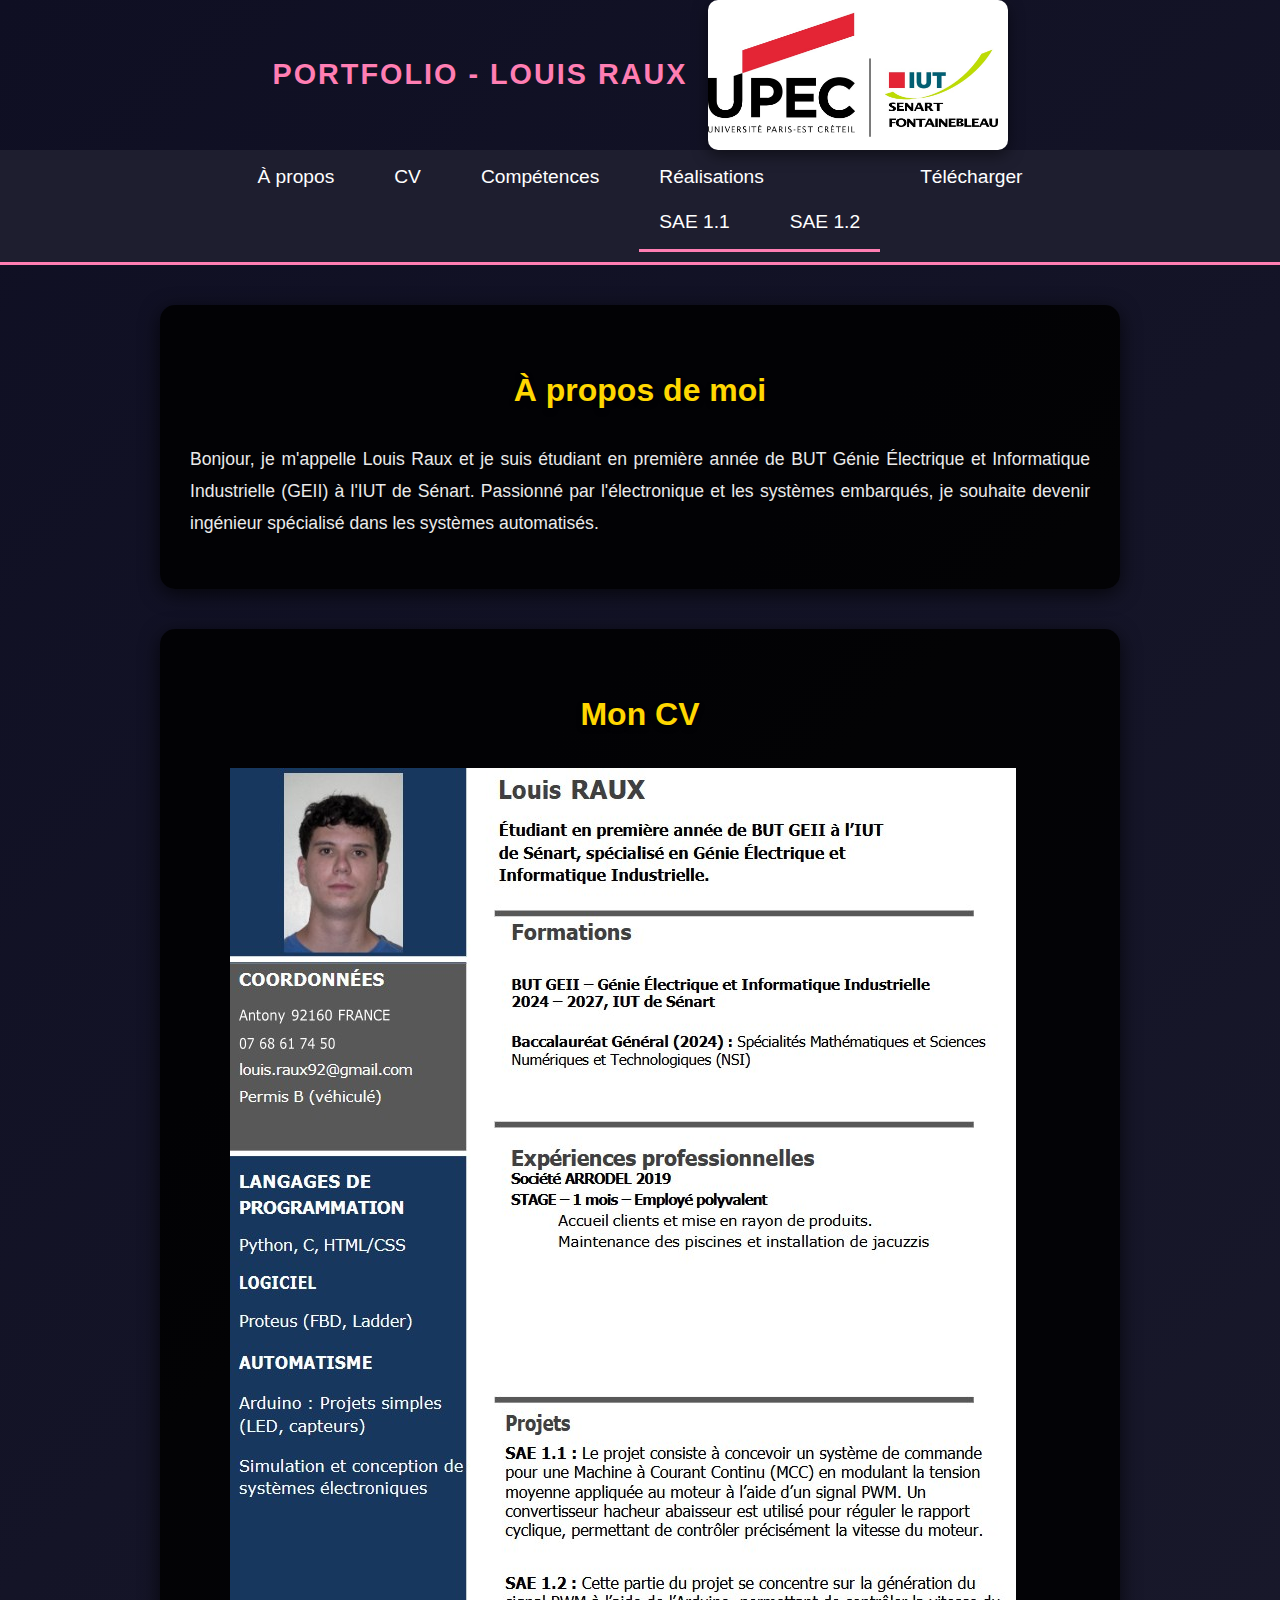
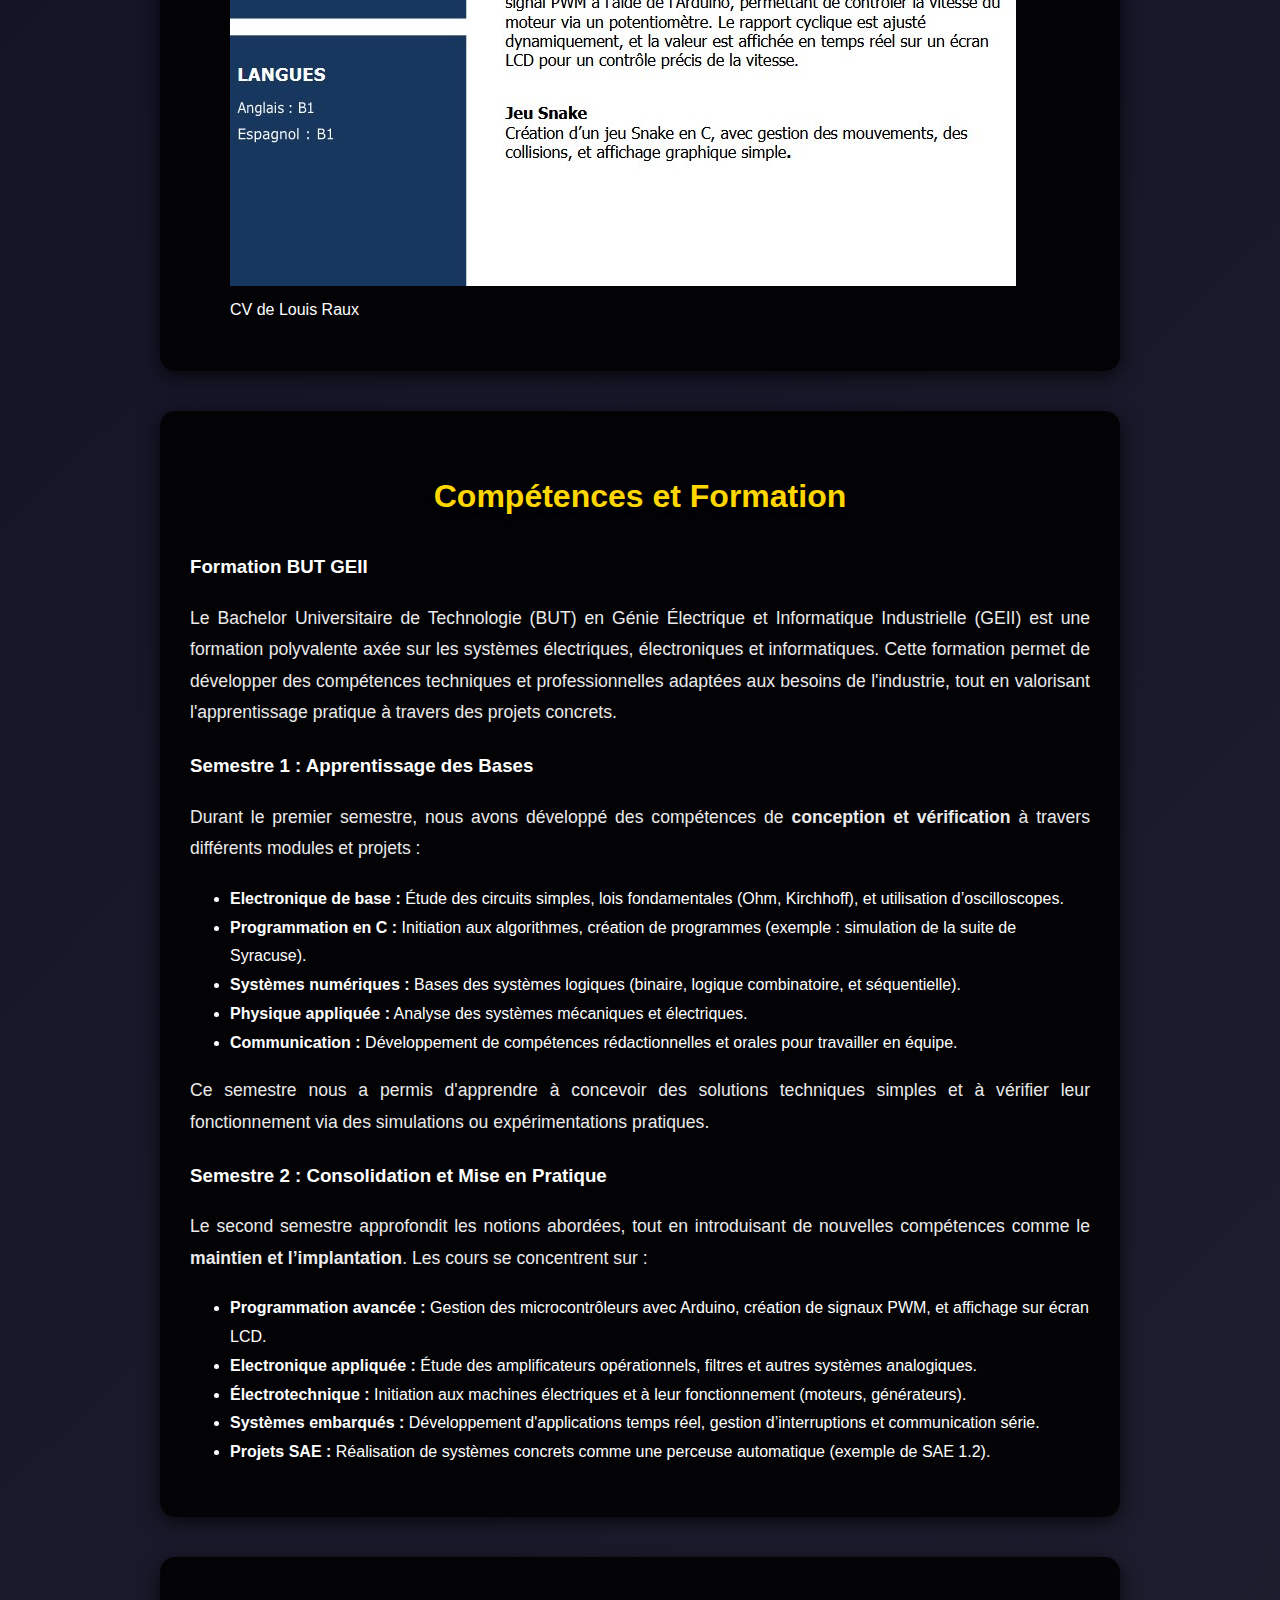
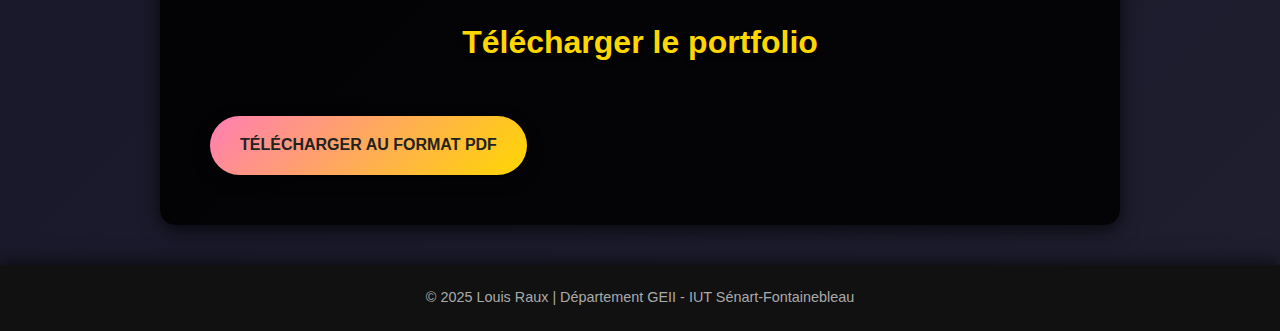
<file: index.html>
<!DOCTYPE html>
<html lang="fr">
<head>
    <meta charset="UTF-8">
    <meta name="viewport" content="width=device-width, initial-scale=1.0">
    <title>Portfolio - Louis Raux</title>
    <link rel="stylesheet" href="style.css">
</head>
<body>
    <header>
        <div class="header-content">
            <h1>Portfolio - Louis Raux</h1>
            <img src="sigleupec.jpg" alt="Sigle UPEC" class="sigle-upec">
        </div>
    </header>
    <nav>
        <ul>
            <li><a href="#about">À propos</a></li>
            <li><a href="#cv">CV</a></li>
            <li><a href="#competences">Compétences</a></li>
            <li>
                <a href="#">Réalisations</a>
                <ul>
                    <li><a href="sae1.html">SAE 1.1</a></li>
                    <li><a href="sae2.html">SAE 1.2</a></li>
                </ul>
            </li>
            <li><a href="#download">Télécharger</a></li>
        </ul>
    </nav>
    <section id="about">
        <h2>À propos de moi</h2>
        <p>
            Bonjour, je m'appelle Louis Raux et je suis étudiant en première année de BUT Génie Électrique et Informatique Industrielle (GEII) à l'IUT de Sénart. Passionné par l'électronique et les systèmes embarqués, je souhaite devenir ingénieur spécialisé dans les systèmes automatisés.
        </p>
    </section>
    <section id="cv">
        <h2>Mon CV</h2>
        <figure>
            <img src="cv.jpg" alt="CV de Louis Raux" class="cv-image">
            <figcaption>CV de Louis Raux</figcaption>
        </figure>
    </section>
    <section id="competences">
        <h2>Compétences et Formation</h2>
        <article>
            <h3>Formation BUT GEII</h3>
            <p>
                Le Bachelor Universitaire de Technologie (BUT) en Génie Électrique et Informatique Industrielle (GEII) est une formation polyvalente axée sur les systèmes électriques, électroniques et informatiques. Cette formation permet de développer des compétences techniques et professionnelles adaptées aux besoins de l'industrie, tout en valorisant l'apprentissage pratique à travers des projets concrets.
            </p>
        </article>
        <article>
            <h3>Semestre 1 : Apprentissage des Bases</h3>
            <p>
                Durant le premier semestre, nous avons développé des compétences de <strong>conception et vérification</strong> à travers différents modules et projets :
            </p>
            <ul>
                <li><strong>Electronique de base :</strong> Étude des circuits simples, lois fondamentales (Ohm, Kirchhoff), et utilisation d’oscilloscopes.</li>
                <li><strong>Programmation en C :</strong> Initiation aux algorithmes, création de programmes (exemple : simulation de la suite de Syracuse).</li>
                <li><strong>Systèmes numériques :</strong> Bases des systèmes logiques (binaire, logique combinatoire, et séquentielle).</li>
                <li><strong>Physique appliquée :</strong> Analyse des systèmes mécaniques et électriques.</li>
                <li><strong>Communication :</strong> Développement de compétences rédactionnelles et orales pour travailler en équipe.</li>
            </ul>
            <p>
                Ce semestre nous a permis d'apprendre à concevoir des solutions techniques simples et à vérifier leur fonctionnement via des simulations ou expérimentations pratiques.
            </p>
        </article>
        <article>
            <h3>Semestre 2 : Consolidation et Mise en Pratique</h3>
            <p>
                Le second semestre approfondit les notions abordées, tout en introduisant de nouvelles compétences comme le <strong>maintien et l’implantation</strong>. Les cours se concentrent sur :
            </p>
            <ul>
                <li><strong>Programmation avancée :</strong> Gestion des microcontrôleurs avec Arduino, création de signaux PWM, et affichage sur écran LCD.</li>
                <li><strong>Electronique appliquée :</strong> Étude des amplificateurs opérationnels, filtres et autres systèmes analogiques.</li>
                <li><strong>Électrotechnique :</strong> Initiation aux machines électriques et à leur fonctionnement (moteurs, générateurs).</li>
                <li><strong>Systèmes embarqués :</strong> Développement d'applications temps réel, gestion d’interruptions et communication série.</li>
                <li><strong>Projets SAE :</strong> Réalisation de systèmes concrets comme une perceuse automatique (exemple de SAE 1.2).</li>
            </ul>
            </p>
        </article>
    </section>
    <section id="download">
        <h2>Télécharger le portfolio</h2>
        <a href="portfolio.pdf" class="button" download="Portfolio_Louis_Raux.pdf">Télécharger au format PDF</a>
    </section>
    <footer>
        <p>&copy; 2025 Louis Raux | Département GEII - IUT Sénart-Fontainebleau</p>
    </footer>
</body>
</html>
</file>
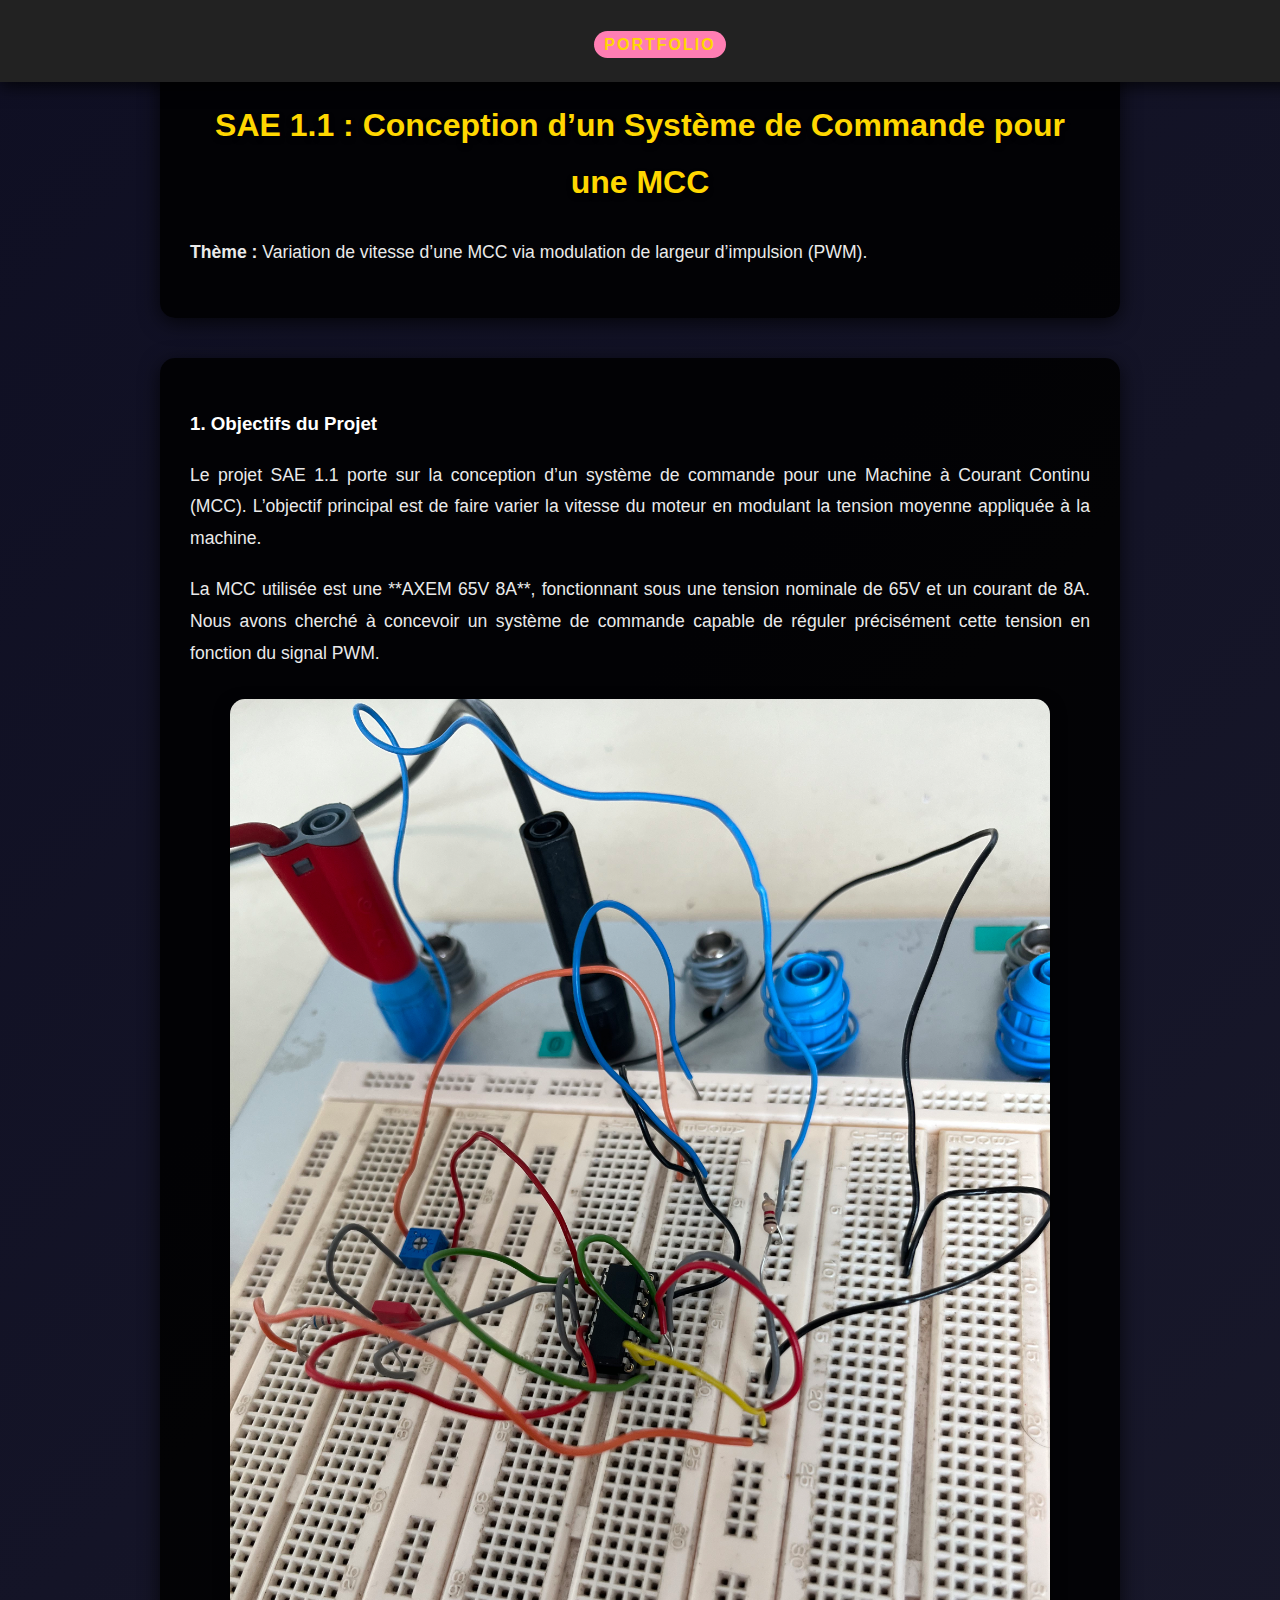
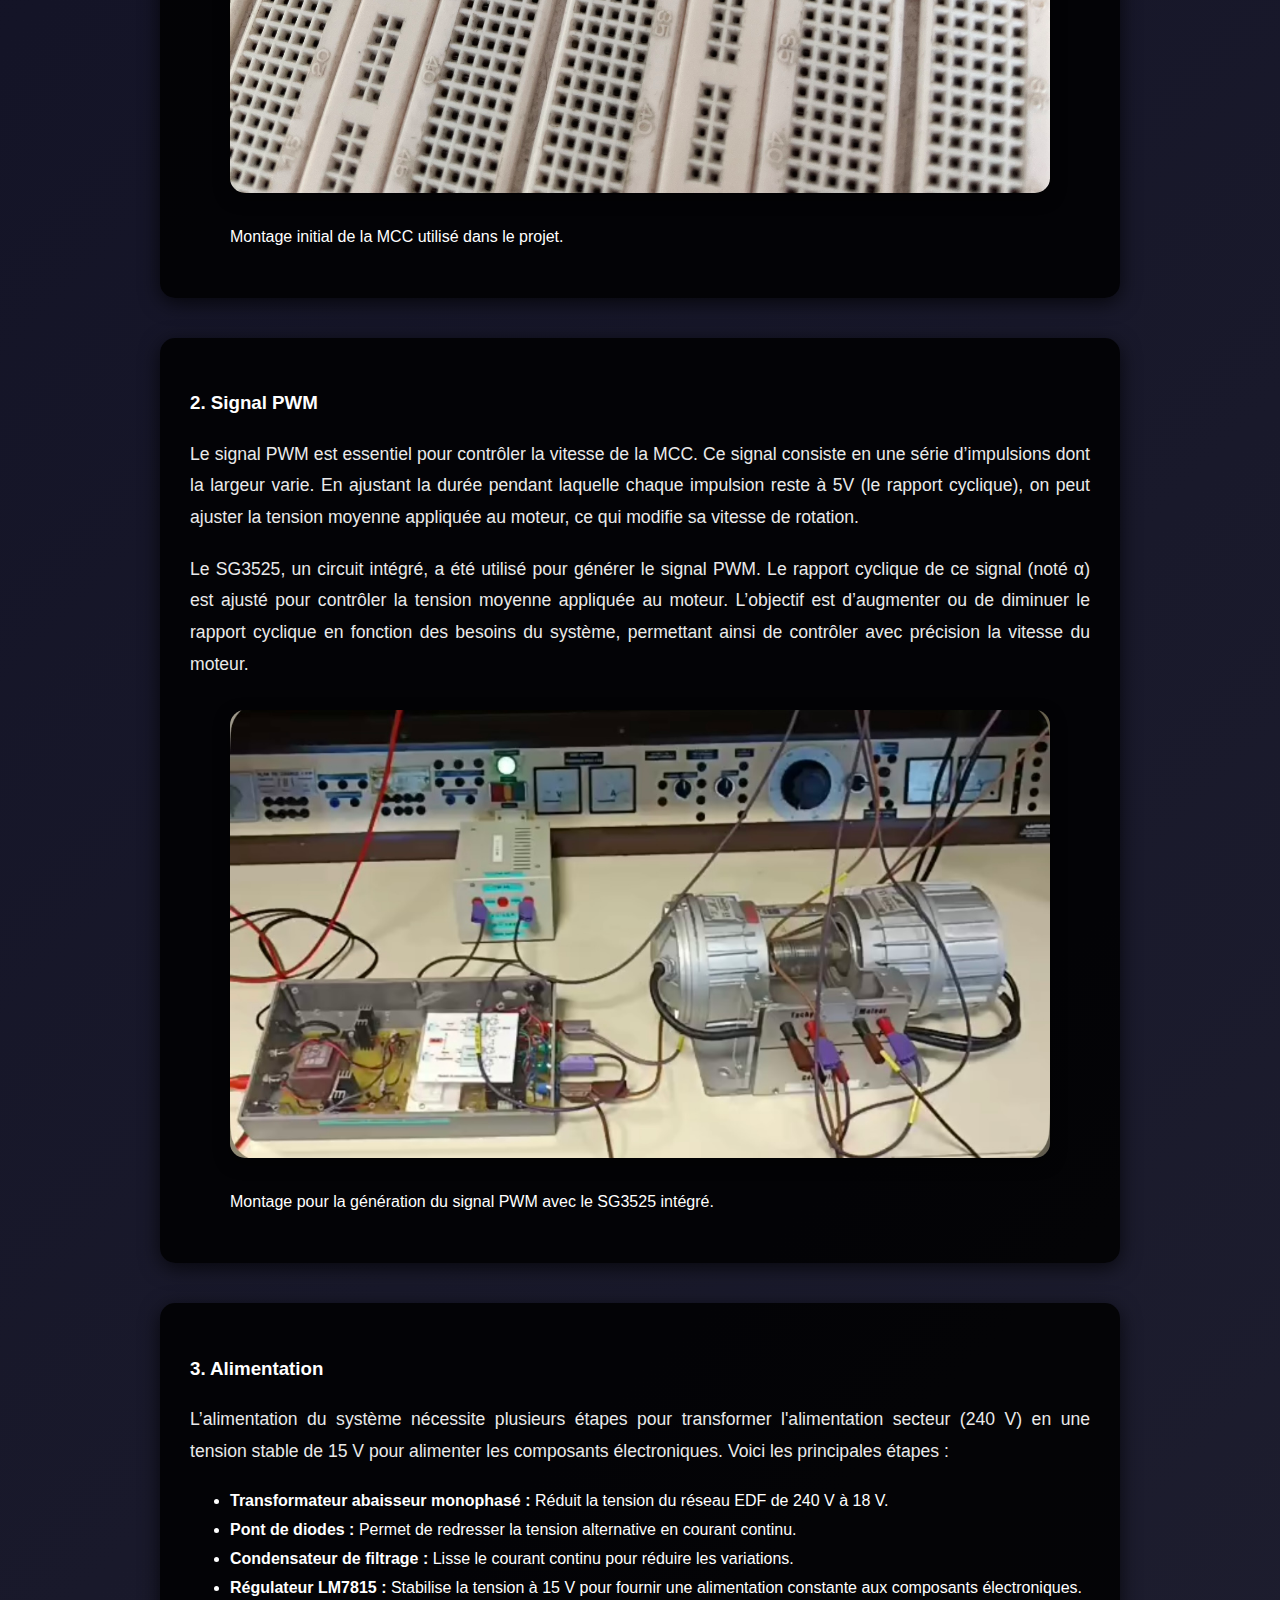
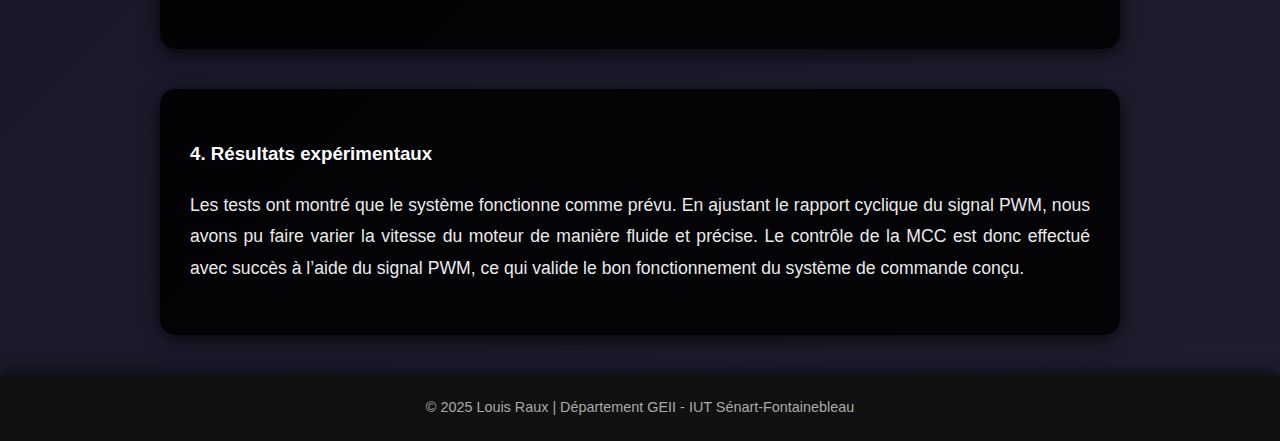
<file: sae1.html>
<!DOCTYPE html>
<html lang="fr">
<head>
    <meta charset="UTF-8">
    <meta name="viewport" content="width=device-width, initial-scale=1.0">
    <title>SAE 1.1 - Système de Commande MCC</title>
    <link rel="stylesheet" href="style.css">
</head>
<body>
    <header class="fixed-header">
        <div class="header-content">
            <h1><a href="index.html" class="portfolio-button">Portfolio</a></h1>
        </div>
    </header>
    <section>
        <h2>SAE 1.1 : Conception d’un Système de Commande pour une MCC</h2>
        <p><strong>Thème :</strong> Variation de vitesse d’une MCC via modulation de largeur d’impulsion (PWM).</p>
    </section>
    <section>
        <h3>1. Objectifs du Projet</h3>
        <p>
            Le projet SAE 1.1 porte sur la conception d’un système de commande pour une Machine à Courant Continu (MCC). L’objectif principal est de faire varier la vitesse du moteur en modulant la tension moyenne appliquée à la machine. 
        </p>
        <p>
            La MCC utilisée est une **AXEM 65V 8A**, fonctionnant sous une tension nominale de 65V et un courant de 8A. Nous avons cherché à concevoir un système de commande capable de réguler précisément cette tension en fonction du signal PWM.
        </p>
        <figure>
            <img src="photo1.jpg" alt="Montage de la MCC" class="project-photo">
            <figcaption>Montage initial de la MCC utilisé dans le projet.</figcaption>
        </figure>
    </section>
    <section>
        <h3>2. Signal PWM</h3>
        <p>
            Le signal PWM est essentiel pour contrôler la vitesse de la MCC. Ce signal consiste en une série d’impulsions dont la largeur varie. En ajustant la durée pendant laquelle chaque impulsion reste à 5V (le rapport cyclique), on peut ajuster la tension moyenne appliquée au moteur, ce qui modifie sa vitesse de rotation.
        </p>
        <p>
            Le SG3525, un circuit intégré, a été utilisé pour générer le signal PWM. Le rapport cyclique de ce signal (noté α) est ajusté pour contrôler la tension moyenne appliquée au moteur. L’objectif est d’augmenter ou de diminuer le rapport cyclique en fonction des besoins du système, permettant ainsi de contrôler avec précision la vitesse du moteur.
        </p>
        <figure>
            <img src="PWMavecleSG3525intégré.jpg" alt="PWM avec le SG3525 intégré" class="project-photo">
            <figcaption>Montage pour la génération du signal PWM avec le SG3525 intégré.</figcaption>
        </figure>
    </section>
    <section>
        <h3>3. Alimentation</h3>
        <p>
            L’alimentation du système nécessite plusieurs étapes pour transformer l'alimentation secteur (240 V) en une tension stable de 15 V pour alimenter les composants électroniques. Voici les principales étapes :
        </p>
        <ul>
            <li><strong>Transformateur abaisseur monophasé :</strong> Réduit la tension du réseau EDF de 240 V à 18 V.</li>
            <li><strong>Pont de diodes :</strong> Permet de redresser la tension alternative en courant continu.</li>
            <li><strong>Condensateur de filtrage :</strong> Lisse le courant continu pour réduire les variations.</li>
            <li><strong>Régulateur LM7815 :</strong> Stabilise la tension à 15 V pour fournir une alimentation constante aux composants électroniques.</li>
        </ul>
    </section>
    <section>
        <h3>4. Résultats expérimentaux</h3>
        <p>
            Les tests ont montré que le système fonctionne comme prévu. En ajustant le rapport cyclique du signal PWM, nous avons pu faire varier la vitesse du moteur de manière fluide et précise. Le contrôle de la MCC est donc effectué avec succès à l’aide du signal PWM, ce qui valide le bon fonctionnement du système de commande conçu.
        </p>
    </section>
    <footer>
        <p>&copy; 2025 Louis Raux | Département GEII - IUT Sénart-Fontainebleau</p>
    </footer>
</body>
</html>
</file>
<file: style.css>
/* Général */
body {
    font-family: 'Poppins', sans-serif;
    margin: 0;
    padding: 0;
    background: linear-gradient(135deg, #0f0f23, #1e1e2f);
    color: #fff;
    line-height: 1.8;
    scroll-behavior: smooth;
}

/* En-tête fixe */
header.fixed-header {
    position: fixed;
    top: 0;
    width: 100%;
    z-index: 1000;
    background: #222;
    text-align: center;
    padding: 15px 20px;
    box-shadow: 0px 5px 15px rgba(0, 0, 0, 0.7);
}

/* Spécifique à la page d'accueil */
header .header-content {
    display: flex;
    align-items: center;
    justify-content: center; /* Centre horizontalement le contenu */
    gap: 20px; /* Espace entre le logo et le texte */
}

header h1 {
    font-size: 1.8rem;
    margin: 0;
    color: #ff7eb3;
    text-transform: uppercase;
    letter-spacing: 2px;
    text-align: center; /* Centre le texte */
}

header a.portfolio-button {
    text-decoration: none;
    color: #ffd700;
    font-size: 1rem;
    padding: 5px 10px;
    background: #ff7eb3;
    border-radius: 20px;
    transition: all 0.3s ease-in-out;
    text-transform: uppercase;
}

header a.portfolio-button:hover {
    background: #ffd700;
    color: #222;
}

/* Navigation */
nav ul {
    list-style: none;
    margin: 0;
    padding: 10px 0;
    background: #1e1e2f;
    display: flex;
    justify-content: center;
    gap: 20px;
    border-bottom: 3px solid #ff7eb3;
}

nav ul li {
    margin: 0;
}

nav ul li a {
    text-decoration: none;
    color: #fff;
    font-size: 1.2rem;
    padding: 10px 20px;
    border-radius: 5px;
    transition: all 0.3s ease;
}

nav ul li a:hover {
    background: #ff7eb3;
    color: #222;
    transform: scale(1.1);
}

/* Sections */
section {
    margin: 40px auto;
    max-width: 900px;
    padding: 30px;
    background: rgba(0, 0, 0, 0.85);
    border-radius: 15px;
    box-shadow: 0px 5px 20px rgba(0, 0, 0, 0.7);
    transition: transform 0.3s ease, box-shadow 0.3s ease;
}

section:hover {
    transform: scale(1.02);
    box-shadow: 0px 10px 30px rgba(0, 0, 0, 0.8);
}

section h2 {
    font-size: 2rem;
    color: #ffd700;
    text-align: center;
    margin-bottom: 25px;
    text-shadow: 0px 3px 5px rgba(0, 0, 0, 0.5);
}

section p {
    font-size: 1.1rem;
    text-align: justify;
    line-height: 1.8;
    color: #eaeaea;
    margin-bottom: 20px;
}

/* Photos et vidéos */
.project-photo, .project-video {
    max-width: 100%;
    height: auto;
    display: block;
    margin: 30px auto;
    border-radius: 15px;
    box-shadow: 0px 5px 15px rgba(0, 0, 0, 0.5);
    transition: transform 0.3s ease, box-shadow 0.3s ease;
}

.project-photo:hover, .project-video:hover {
    transform: scale(1.05);
    box-shadow: 0px 15px 30px rgba(0, 0, 0, 0.8);
}

/* Boutons stylisés */
.projects .button, a.button {
    display: inline-block;
    text-decoration: none;
    background: linear-gradient(135deg, #ff7eb3, #ffd700);
    color: #222;
    padding: 15px 30px;
    font-size: 1rem;
    font-weight: bold;
    border-radius: 50px;
    text-align: center;
    margin: 20px;
    box-shadow: 0px 5px 15px rgba(0, 0, 0, 0.5);
    transition: transform 0.3s ease, box-shadow 0.3s ease, background 0.3s ease;
    text-transform: uppercase;
}

.projects .button:hover, a.button:hover {
    background: linear-gradient(135deg, #ffd700, #ff7eb3);
    transform: scale(1.1);
    box-shadow: 0px 10px 25px rgba(0, 0, 0, 0.7);
}

/* Pied de page */
footer {
    text-align: center;
    background: #111;
    padding: 20px;
    color: #aaa;
    box-shadow: 0px -5px 15px rgba(0, 0, 0, 0.5);
}

footer p {
    margin: 0;
    font-size: 0.9rem;
}

/* Espacement des paragraphes */
section p + p {
    margin-top: 20px;
}

/* Redimensionner le logo */
.sigle-upec {
    max-width: 300px; /* Ajustez la largeur maximale du logo */
    height: auto; /* Conserve les proportions */
    display: block;
    border-radius: 10px; /* Optionnel : arrondir légèrement les bords */
    box-shadow: 0px 5px 15px rgba(0, 0, 0, 0.5); /* Optionnel : ajoute une ombre */
}
</file>
